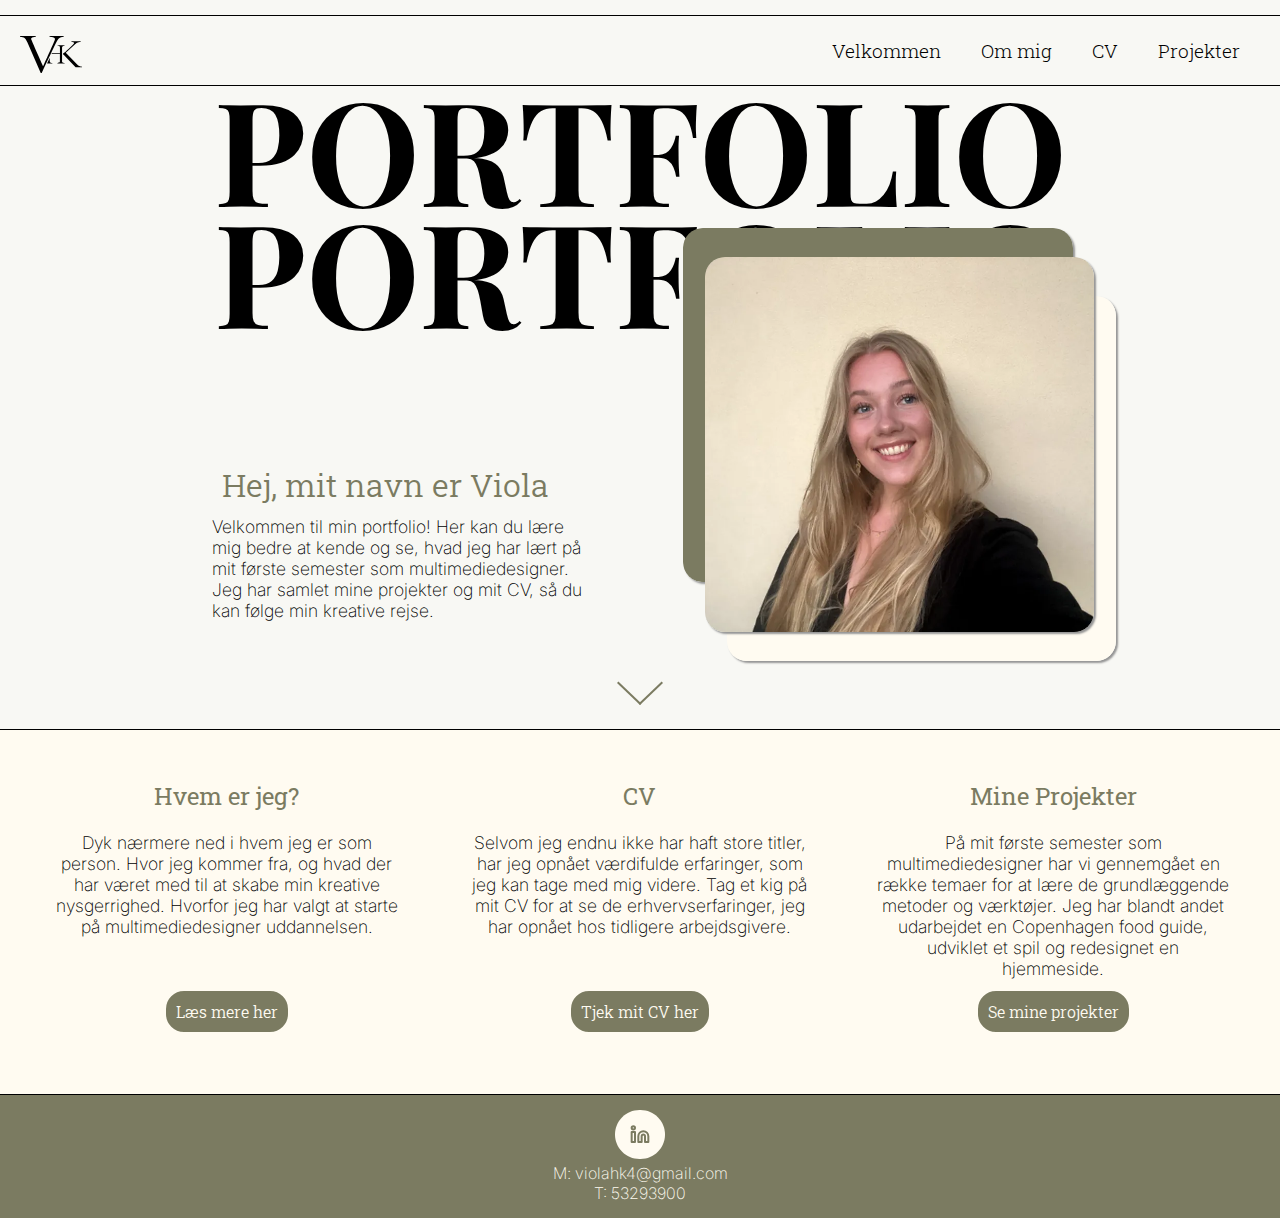
<file: index.html>
<!DOCTYPE html>
<html lang="da">
  <head>
    <meta charset="UTF-8" />
    <meta name="viewport" content="width=device-width, initial-scale=1.0" />

    <link rel="stylesheet" href="css/generel.css" />
    <link rel="stylesheet" href="css/index.css" />
    <link rel="preconnect" href="https://fonts.googleapis.com" />
    <link rel="preconnect" href="https://fonts.gstatic.com" crossorigin />
    <link href="https://fonts.googleapis.com/css2?family=Playfair+Display:ital,wght@0,400..900;1,400..900&display=swap" rel="stylesheet" />
    <link rel="preconnect" href="https://fonts.googleapis.com" />
    <link rel="preconnect" href="https://fonts.gstatic.com" crossorigin />
    <link href="https://fonts.googleapis.com/css2?family=Playfair+Display:ital,wght@0,400..900;1,400..900&family=Roboto+Slab:wght@100..900&display=swap" rel="stylesheet" />
    <link rel="preconnect" href="https://fonts.googleapis.com" />
    <link rel="preconnect" href="https://fonts.gstatic.com" crossorigin />
    <link href="https://fonts.googleapis.com/css2?family=Inter:ital,opsz,wght@0,14..32,100..900;1,14..32,100..900&family=Playfair+Display:ital,wght@0,400..900;1,400..900&family=Roboto+Slab:wght@100..900&display=swap" rel="stylesheet" />
    <link rel="preconnect" href="https://fonts.googleapis.com" />
    <link rel="preconnect" href="https://fonts.gstatic.com" crossorigin />
    <link href="https://fonts.googleapis.com/css2?family=Inter:ital,opsz,wght@0,14..32,100..900;1,14..32,100..900&family=Playfair+Display+SC:ital,wght@0,400;0,700;0,900;1,400;1,700;1,900&family=Playfair+Display:ital,wght@0,400..900;1,400..900&family=Roboto+Slab:wght@100..900&display=swap" rel="stylesheet" />
    <link rel="icon" type="image/x-icon" href="billeder.tmp/logo.svg" />
    <title>Forside</title>
  </head>
  <body>
    <header>
      <div class="logo">
        <a href="index.html"><img src="billeder.tmp/logo.svg" alt="logo" /> </a>
      </div>
      <nav>
        <ul class="menu">
          <li>
            <a href="index.html" class="button-link">Velkommen</a>
          </li>
          <li>
            <a href="ommig.html" class="button-link">Om mig</a>
          </li>
          <li>
            <a href="ommig.html#cv_link" class="button-link">CV</a>
          </li>
          <li>
            <a href="projekter.html" class="button-link">Projekter</a>
          </li>
        </ul>
        <div class="burger">
          <div class="line"></div>
          <div class="line"></div>
          <div class="line"></div>
        </div>
      </nav>
    </header>
    <main>
      <div class="overskrift">
        <h1>PORTFOLIO</h1>
        <h1>PORTFOLIO</h1>
      </div>
      <div class="grid_1-1">
        <div class="billeder">
          <img src="billeder.tmp/greenbox.svg" class="box1" alt="greenbox" />
          <img src="billeder.tmp/portraet2_resultat.webp" class="portraet" alt="portraet" />
          <img src="billeder.tmp/beigebox.svg" class="box2" alt="beigebox" />
        </div>
        <div class="introduktion">
          <h2>Hej, mit navn er Viola</h2>
          <p>Velkommen til min portfolio! Her kan du lære mig bedre at kende og se, hvad jeg har lært på mit første semester som multimediedesigner. Jeg har samlet mine projekter og mit CV, så du kan følge min kreative rejse.</p>
        </div>
      </div>
      <div class="pil_box">
        <a href="#sektion1"><img src="billeder.tmp/pilned.svg" class="pilned" alt="pilned" /></a>
      </div>

      <div class="grid_1-1-1">
        <div class="oversigt">
          <h3 id="sektion1">Hvem er jeg?</h3>
          <p>Dyk nærmere ned i hvem jeg er som person. Hvor jeg kommer fra, og hvad der har været med til at skabe min kreative nysgerrighed. Hvorfor jeg har valgt at starte på multimediedesigner uddannelsen.</p>
          <div>
            <a href="ommig.html" class="knap">Læs mere her </a>
          </div>
        </div>
        <div class="oversigt">
          <h3>CV</h3>
          <p>Selvom jeg endnu ikke har haft store titler, har jeg opnået værdifulde erfaringer, som jeg kan tage med mig videre. Tag et kig på mit CV for at se de erhvervserfaringer, jeg har opnået hos tidligere arbejdsgivere.</p>
          <div>
            <a href="ommig.html#cv_link" class="knap">Tjek mit CV her</a>
          </div>
        </div>
        <div class="oversigt">
          <h3>Mine Projekter</h3>
          <p>På mit første semester som multimediedesigner har vi gennemgået en række temaer for at lære de grundlæggende metoder og værktøjer. Jeg har blandt andet udarbejdet en Copenhagen food guide, udviklet et spil og redesignet en hjemmeside.</p>
          <div>
            <a href="projekter.html" class="knap">Se mine projekter </a>
          </div>
        </div>
      </div>
    </main>
    <footer>
      <a href="www.linkedin.com/in/viola-holm-knudsen-0602ba239"><img src="billeder.tmp/linkedin.svg" alt="linkedin" /></a>
      <p>M: violahk4@gmail.com</p>
      <p>T: 53293900</p>
    </footer>
    <script src="menu.js"></script>
  </body>
</html>
</file>
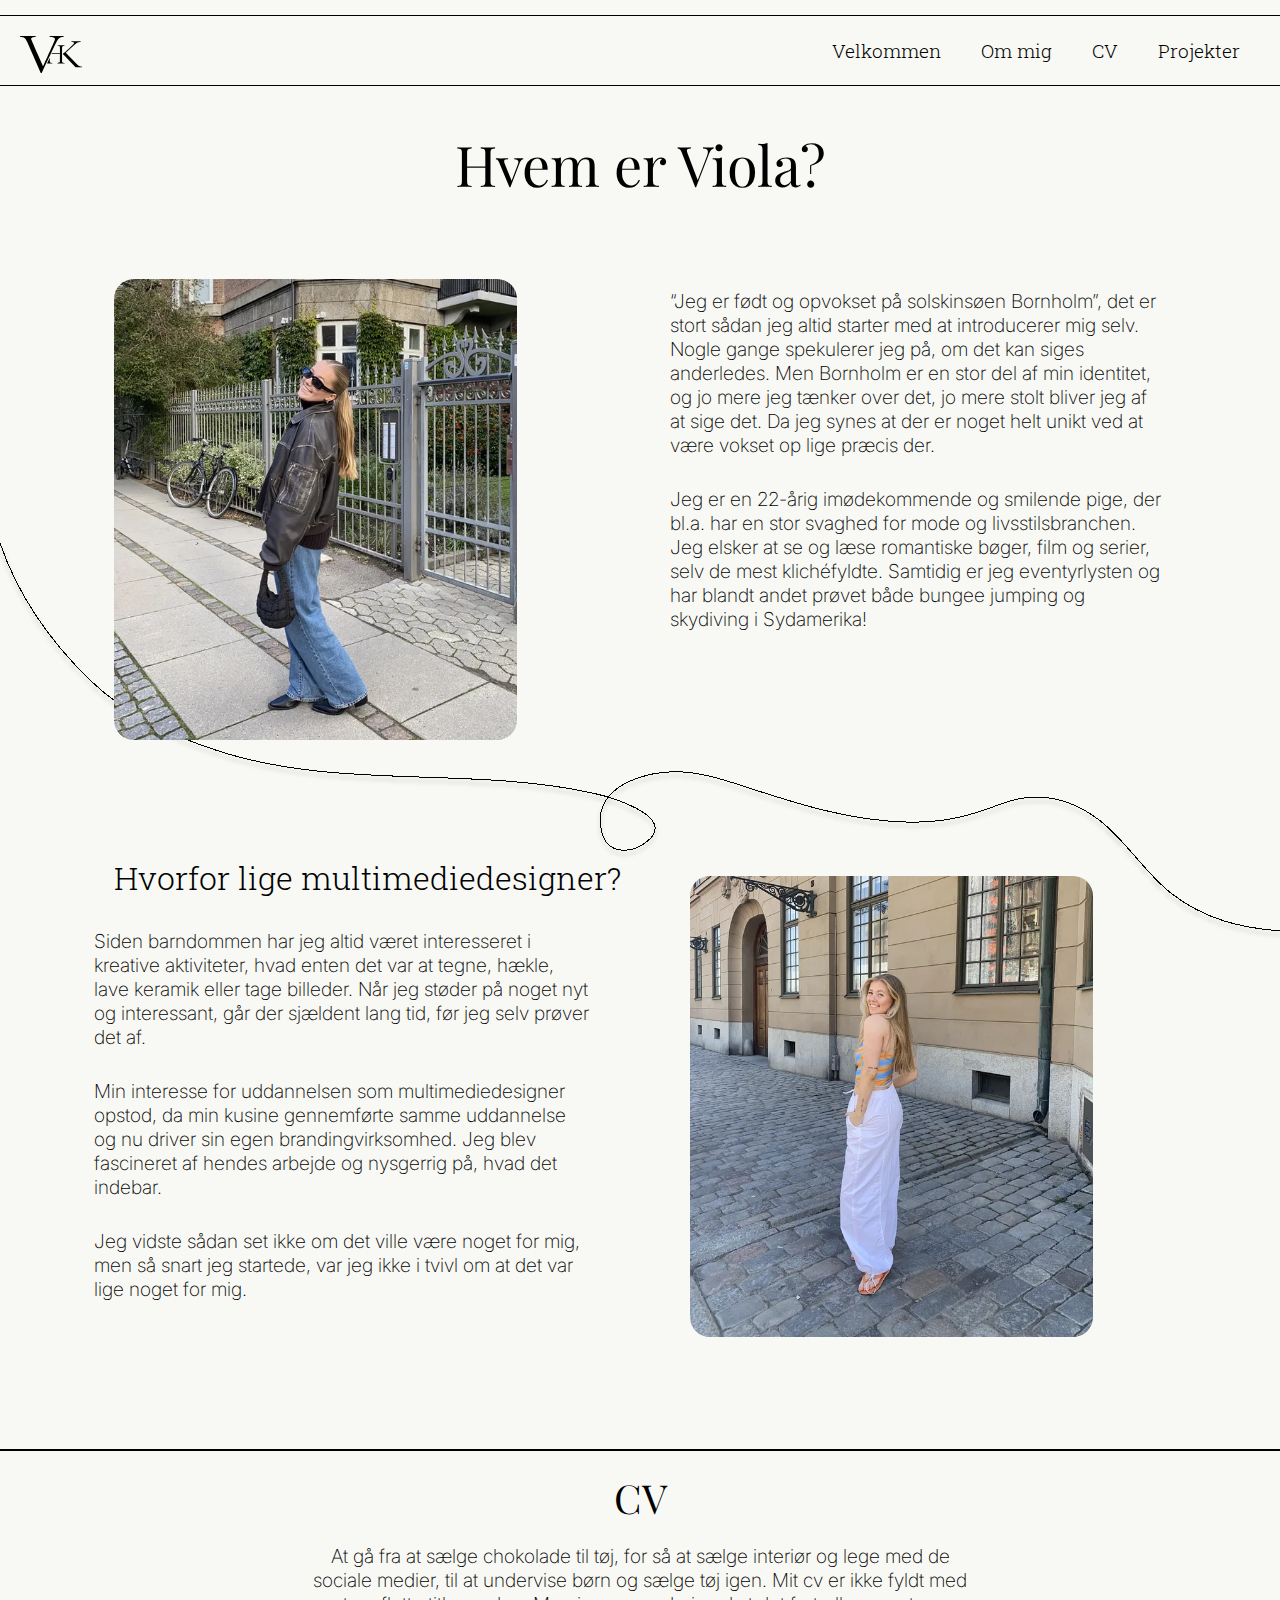
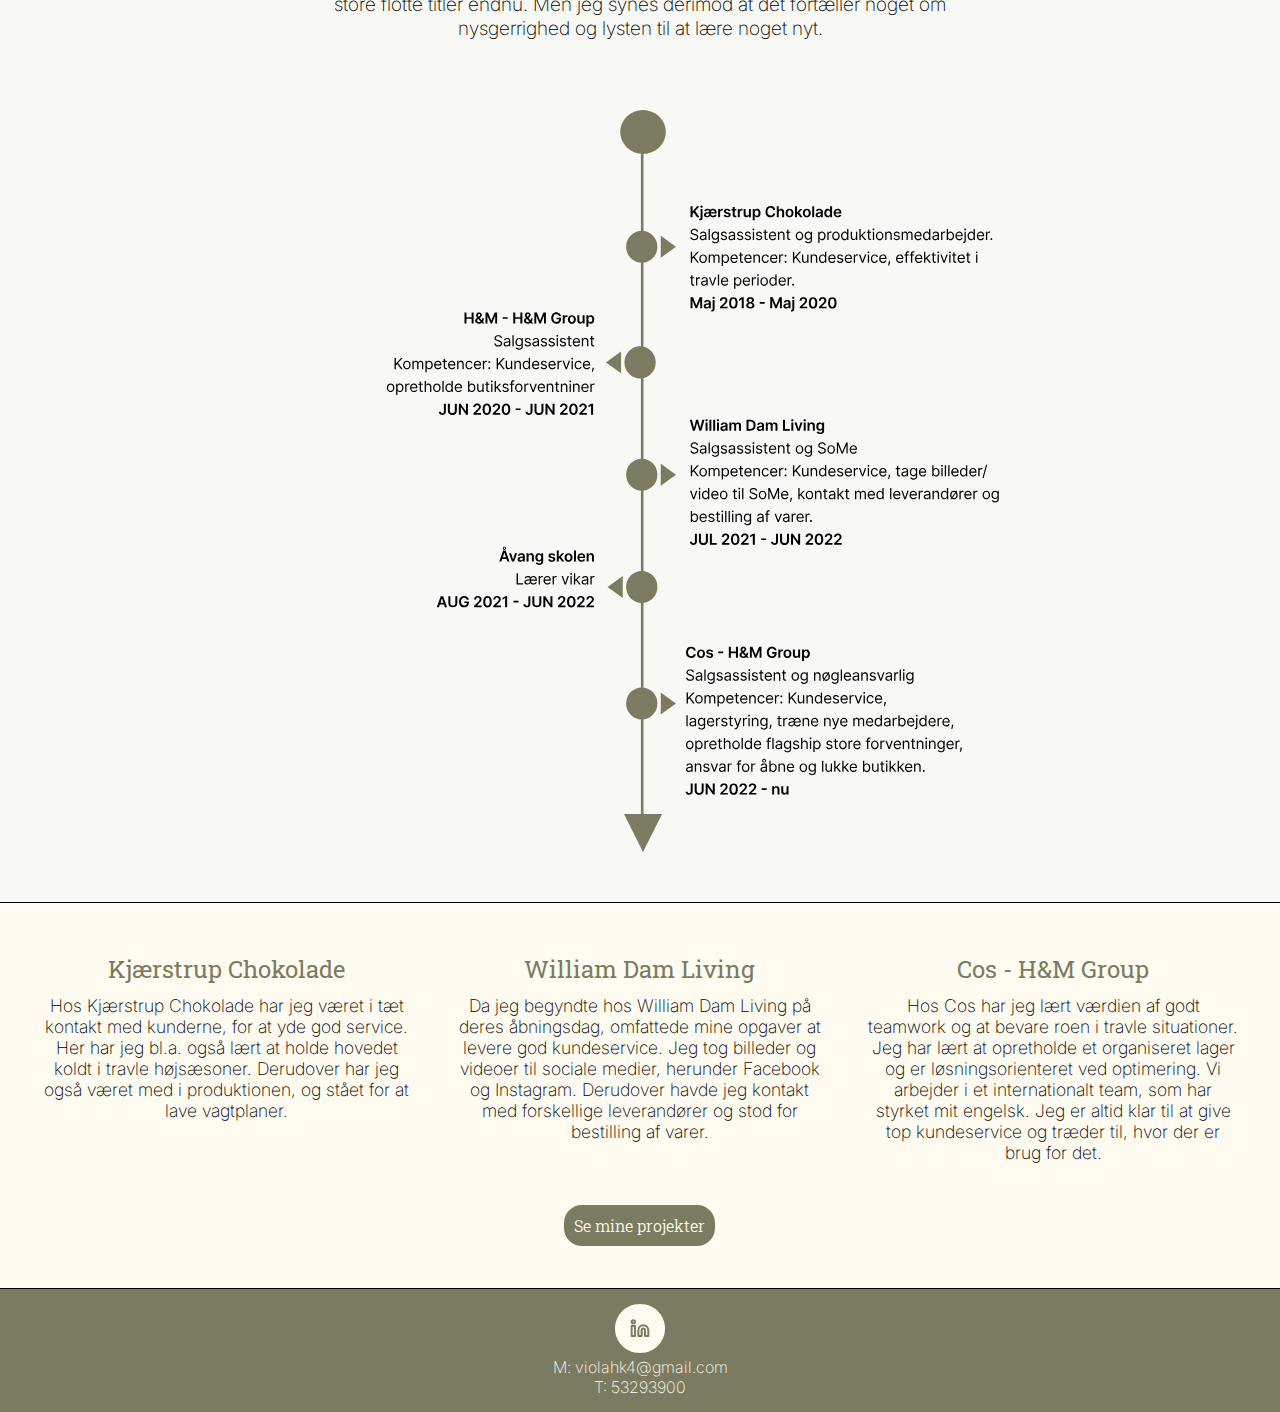
<file: ommig.html>
<!DOCTYPE html>
<html lang="da">
  <head>
    <meta charset="UTF-8" />
    <meta name="viewport" content="width=device-width, initial-scale=1.0" />

    <link rel="stylesheet" href="css/generel.css" />
    <link rel="stylesheet" href="css/ommig.css" />
    <link rel="preconnect" href="https://fonts.googleapis.com" />
    <link rel="preconnect" href="https://fonts.gstatic.com" crossorigin />
    <link href="https://fonts.googleapis.com/css2?family=Playfair+Display:ital,wght@0,400..900;1,400..900&display=swap" rel="stylesheet" />
    <link rel="preconnect" href="https://fonts.googleapis.com" />
    <link rel="preconnect" href="https://fonts.gstatic.com" crossorigin />
    <link href="https://fonts.googleapis.com/css2?family=Playfair+Display:ital,wght@0,400..900;1,400..900&family=Roboto+Slab:wght@100..900&display=swap" rel="stylesheet" />
    <link rel="preconnect" href="https://fonts.googleapis.com" />
    <link rel="preconnect" href="https://fonts.gstatic.com" crossorigin />
    <link href="https://fonts.googleapis.com/css2?family=Inter:ital,opsz,wght@0,14..32,100..900;1,14..32,100..900&family=Playfair+Display:ital,wght@0,400..900;1,400..900&family=Roboto+Slab:wght@100..900&display=swap" rel="stylesheet" />
    <link rel="preconnect" href="https://fonts.googleapis.com" />
    <link rel="preconnect" href="https://fonts.gstatic.com" crossorigin />
    <link href="https://fonts.googleapis.com/css2?family=Inter:ital,opsz,wght@0,14..32,100..900;1,14..32,100..900&family=Playfair+Display+SC:ital,wght@0,400;0,700;0,900;1,400;1,700;1,900&family=Playfair+Display:ital,wght@0,400..900;1,400..900&family=Roboto+Slab:wght@100..900&display=swap" rel="stylesheet" />
    <link rel="icon" type="image/x-icon" href="billeder.tmp/logo.svg" />
    <title>Om mig & CV</title>
  </head>
  <body>
    <header>
      <div class="logo">
        <a href="index.html"><img src="billeder.tmp/logo.svg" alt="logo" /> </a>
      </div>
      <nav>
        <ul class="menu">
          <li>
            <a href="index.html" class="button-link">Velkommen</a>
          </li>
          <li>
            <a href="ommig.html" class="button-link">Om mig</a>
          </li>
          <li>
            <a href="ommig.html#cv_link" class="button-link">CV</a>
          </li>
          <li>
            <a href="projekter.html" class="button-link">Projekter</a>
          </li>
        </ul>
        <div class="burger">
          <div class="line"></div>
          <div class="line"></div>
          <div class="line"></div>
        </div>
      </nav>
    </header>
    <main>
      <div class="background-image">
        <div class="ommig">
          <div class="overskrift">
            <h1>Hvem er Viola?</h1>
          </div>
          <div class="grid_1-1">
            <div>
              <p>“Jeg er født og opvokset på solskinsøen Bornholm”, det er stort sådan jeg altid starter med at introducerer mig selv. Nogle gange spekulerer jeg på, om det kan siges anderledes. Men Bornholm er en stor del af min identitet, og jo mere jeg tænker over det, jo mere stolt bliver jeg af at sige det. Da jeg synes at der er noget helt unikt ved at være vokset op lige præcis der.</p>
              <p>Jeg er en 22-årig imødekommende og smilende pige, der bl.a. har en stor svaghed for mode og livsstilsbranchen. Jeg elsker at se og læse romantiske bøger, film og serier, selv de mest klichéfyldte. Samtidig er jeg eventyrlysten og har blandt andet prøvet både bungee jumping og skydiving i Sydamerika!</p>
            </div>
            <div class="order">
              <img src="billeder.tmp/ommig1.webp" alt="img1" />
            </div>
          </div>
          <div class="grid_1-1">
            <div>
              <div class="overskrift2">
                <h2>Hvorfor lige multimediedesigner?</h2>
              </div>
              <p>Siden barndommen har jeg altid været interesseret i kreative aktiviteter, hvad enten det var at tegne, hækle, lave keramik eller tage billeder. Når jeg støder på noget nyt og interessant, går der sjældent lang tid, før jeg selv prøver det af.</p>
              <p>Min interesse for uddannelsen som multimediedesigner opstod, da min kusine gennemførte samme uddannelse og nu driver sin egen brandingvirksomhed. Jeg blev fascineret af hendes arbejde og nysgerrig på, hvad det indebar.</p>
              <p>Jeg vidste sådan set ikke om det ville være noget for mig, men så snart jeg startede, var jeg ikke i tvivl om at det var lige noget for mig.</p>
            </div>
            <img src="billeder.tmp/ommig2.webp" alt="img2" />
          </div>
        </div>
      </div>
      <div class="horisontal_linje"></div>
      <div class="cv_intro">
        <h1 id="cv_link">CV</h1>
        <p>At gå fra at sælge chokolade til tøj, for så at sælge interiør og lege med de sociale medier, til at undervise børn og sælge tøj igen. Mit cv er ikke fyldt med store flotte titler endnu. Men jeg synes derimod at det fortæller noget om nysgerrighed og lysten til at lære noget nyt.</p>
      </div>
      <div class="tidslinje">
        <img src="billeder.tmp/tidslinje.svg" alt="tidslinje" />
      </div>
      <div class="grid_1-1-1">
        <div class="oversigt">
          <h3>Kjærstrup Chokolade</h3>
          <p>Hos Kjærstrup Chokolade har jeg været i tæt kontakt med kunderne, for at yde god service. Her har jeg bl.a. også lært at holde hovedet koldt i travle højsæsoner. Derudover har jeg også været med i produktionen, og stået for at lave vagtplaner.</p>
        </div>

        <div class="oversigt">
          <h3>William Dam Living</h3>
          <p>Da jeg begyndte hos William Dam Living på deres åbningsdag, omfattede mine opgaver at levere god kundeservice. Jeg tog billeder og videoer til sociale medier, herunder Facebook og Instagram. Derudover havde jeg kontakt med forskellige leverandører og stod for bestilling af varer.</p>
        </div>

        <div class="oversigt">
          <h3>Cos - H&M Group</h3>
          <p>Hos Cos har jeg lært værdien af godt teamwork og at bevare roen i travle situationer. Jeg har lært at opretholde et organiseret lager og er løsningsorienteret ved optimering. Vi arbejder i et internationalt team, som har styrket mit engelsk. Jeg er altid klar til at give top kundeservice og træder til, hvor der er brug for det.</p>
        </div>
        <div class="mineprojekter"><a href="projekter.html" class="knap">Se mine projekter </a></div>
      </div>
      <footer>
        <a href="www.linkedin.com/in/viola-holm-knudsen-0602ba239"><img src="billeder.tmp/linkedin.svg" alt="linkedin" /></a>
        <p>M: violahk4@gmail.com</p>
        <p>T: 53293900</p>
      </footer>
    </main>
    <script src="menu.js"></script>
  </body>
</html>
</file>
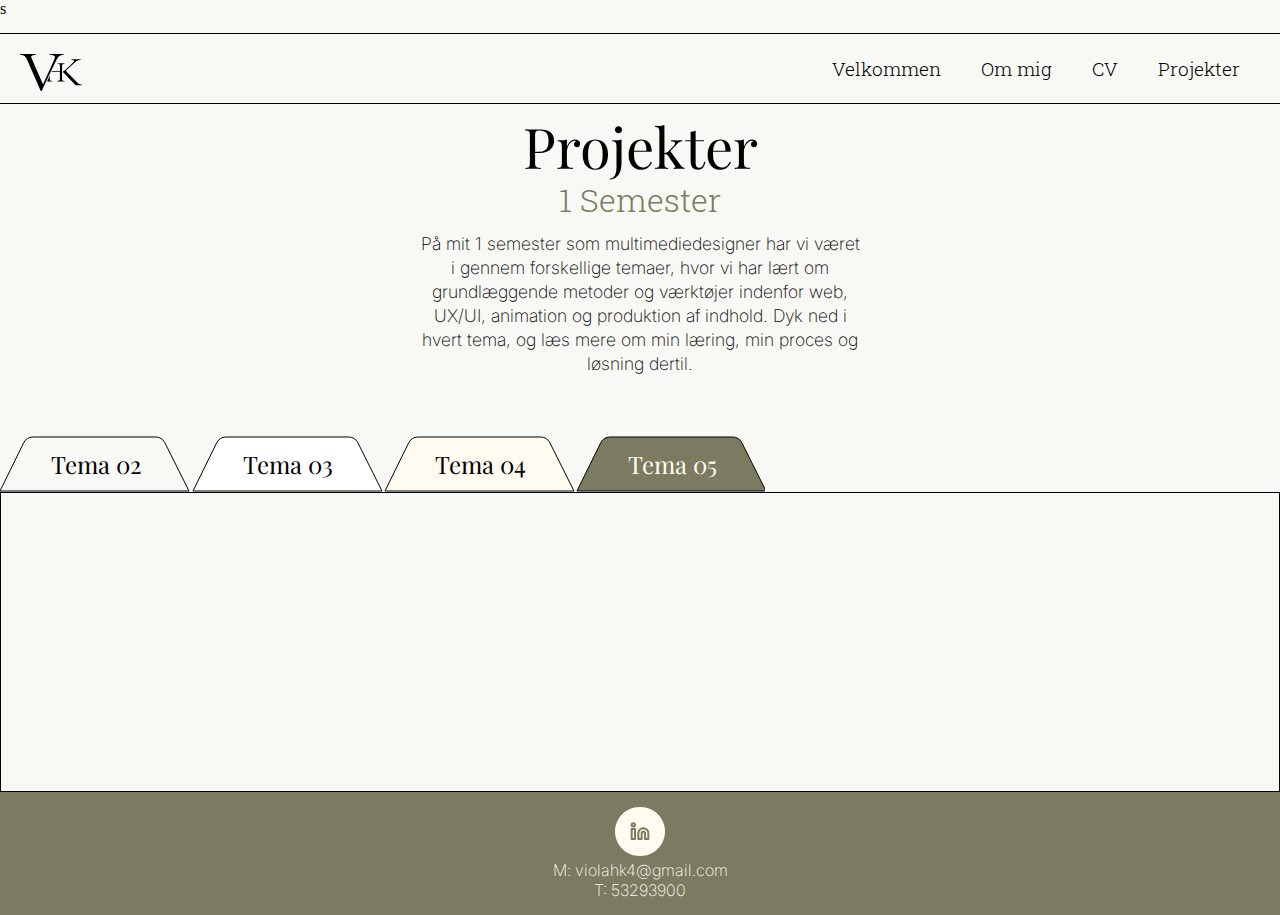
<file: projekter.html>
<!DOCTYPE html>
<html lang="da">
  <head>
    <meta charset="UTF-8" />
    <meta name="viewport" content="width=device-width, initial-scale=1.0" />
    s
    <link rel="stylesheet" href="css/generel.css" />
    <link rel="stylesheet" href="css/projekter_tema.css" />
    <link rel="preconnect" href="https://fonts.googleapis.com" />
    <link rel="preconnect" href="https://fonts.gstatic.com" crossorigin />
    <link href="https://fonts.googleapis.com/css2?family=Playfair+Display:ital,wght@0,400..900;1,400..900&display=swap" rel="stylesheet" />
    <link rel="preconnect" href="https://fonts.googleapis.com" />
    <link rel="preconnect" href="https://fonts.gstatic.com" crossorigin />
    <link href="https://fonts.googleapis.com/css2?family=Playfair+Display:ital,wght@0,400..900;1,400..900&family=Roboto+Slab:wght@100..900&display=swap" rel="stylesheet" />
    <link rel="preconnect" href="https://fonts.googleapis.com" />
    <link rel="preconnect" href="https://fonts.gstatic.com" crossorigin />
    <link href="https://fonts.googleapis.com/css2?family=Inter:ital,opsz,wght@0,14..32,100..900;1,14..32,100..900&family=Playfair+Display:ital,wght@0,400..900;1,400..900&family=Roboto+Slab:wght@100..900&display=swap" rel="stylesheet" />
    <link rel="preconnect" href="https://fonts.googleapis.com" />
    <link rel="preconnect" href="https://fonts.gstatic.com" crossorigin />
    <link href="https://fonts.googleapis.com/css2?family=Inter:ital,opsz,wght@0,14..32,100..900;1,14..32,100..900&family=Playfair+Display+SC:ital,wght@0,400;0,700;0,900;1,400;1,700;1,900&family=Playfair+Display:ital,wght@0,400..900;1,400..900&family=Roboto+Slab:wght@100..900&display=swap" rel="stylesheet" />
    <link rel="icon" type="image/x-icon" href="billeder.tmp/logo.svg" />
    <title>Projekter</title>
  </head>
  <body>
    <header>
      <div class="logo">
        <a href="index.html"><img src="billeder.tmp/logo.svg" alt="logo" /> </a>
      </div>
      <nav>
        <ul class="menu">
          <li>
            <a href="index.html" class="button-link">Velkommen</a>
          </li>
          <li>
            <a href="ommig.html" class="button-link">Om mig</a>
          </li>
          <li>
            <a href="ommig.html#cv_link" class="button-link">CV</a>
          </li>
          <li>
            <a href="projekter.html" class="button-link">Projekter</a>
          </li>
        </ul>
        <div class="burger">
          <div class="line"></div>
          <div class="line"></div>
          <div class="line"></div>
        </div>
      </nav>
    </header>
    <main>
      <div class="projekt_intro">
        <h1>Projekter</h1>
        <h2>1 Semester</h2>
        <p>På mit 1 semester som multimediedesigner har vi været i gennem forskellige temaer, hvor vi har lært om grundlæggende metoder og værktøjer indenfor web, UX/UI, animation og produktion af indhold. Dyk ned i hvert tema, og læs mere om min læring, min proces og løsning dertil.</p>
      </div>
      <div class="temaer">
        <a href="tema02.html" class="t2">
          <img src="billeder.tmp/tema02.svg" alt="t2" />
          <h3>Tema 02</h3>
        </a>
        <a href="tema03.html" class="t3">
          <img src="billeder.tmp/tema03.svg" alt="t3" />
          <h3>Tema 03</h3>
        </a>
        <a href="tema04.html" class="t4">
          <img src="billeder.tmp/tema04.svg" alt="t4" />
          <h3>Tema 04</h3>
        </a>
        <a href="tema05.html" class="t5">
          <img src="billeder.tmp/tema05.svg" alt="t5" />
          <h3>Tema 05</h3>
        </a>
      </div>
      <div class="box"></div>
      <footer>
        <a href="www.linkedin.com/in/viola-holm-knudsen-0602ba239"><img src="billeder.tmp/linkedin.svg" alt="linkedin" /></a>
        <p>M: violahk4@gmail.com</p>
        <p>T: 53293900</p>
      </footer>
    </main>
    <script src="menu.js"></script>
  </body>
</html>
</file>
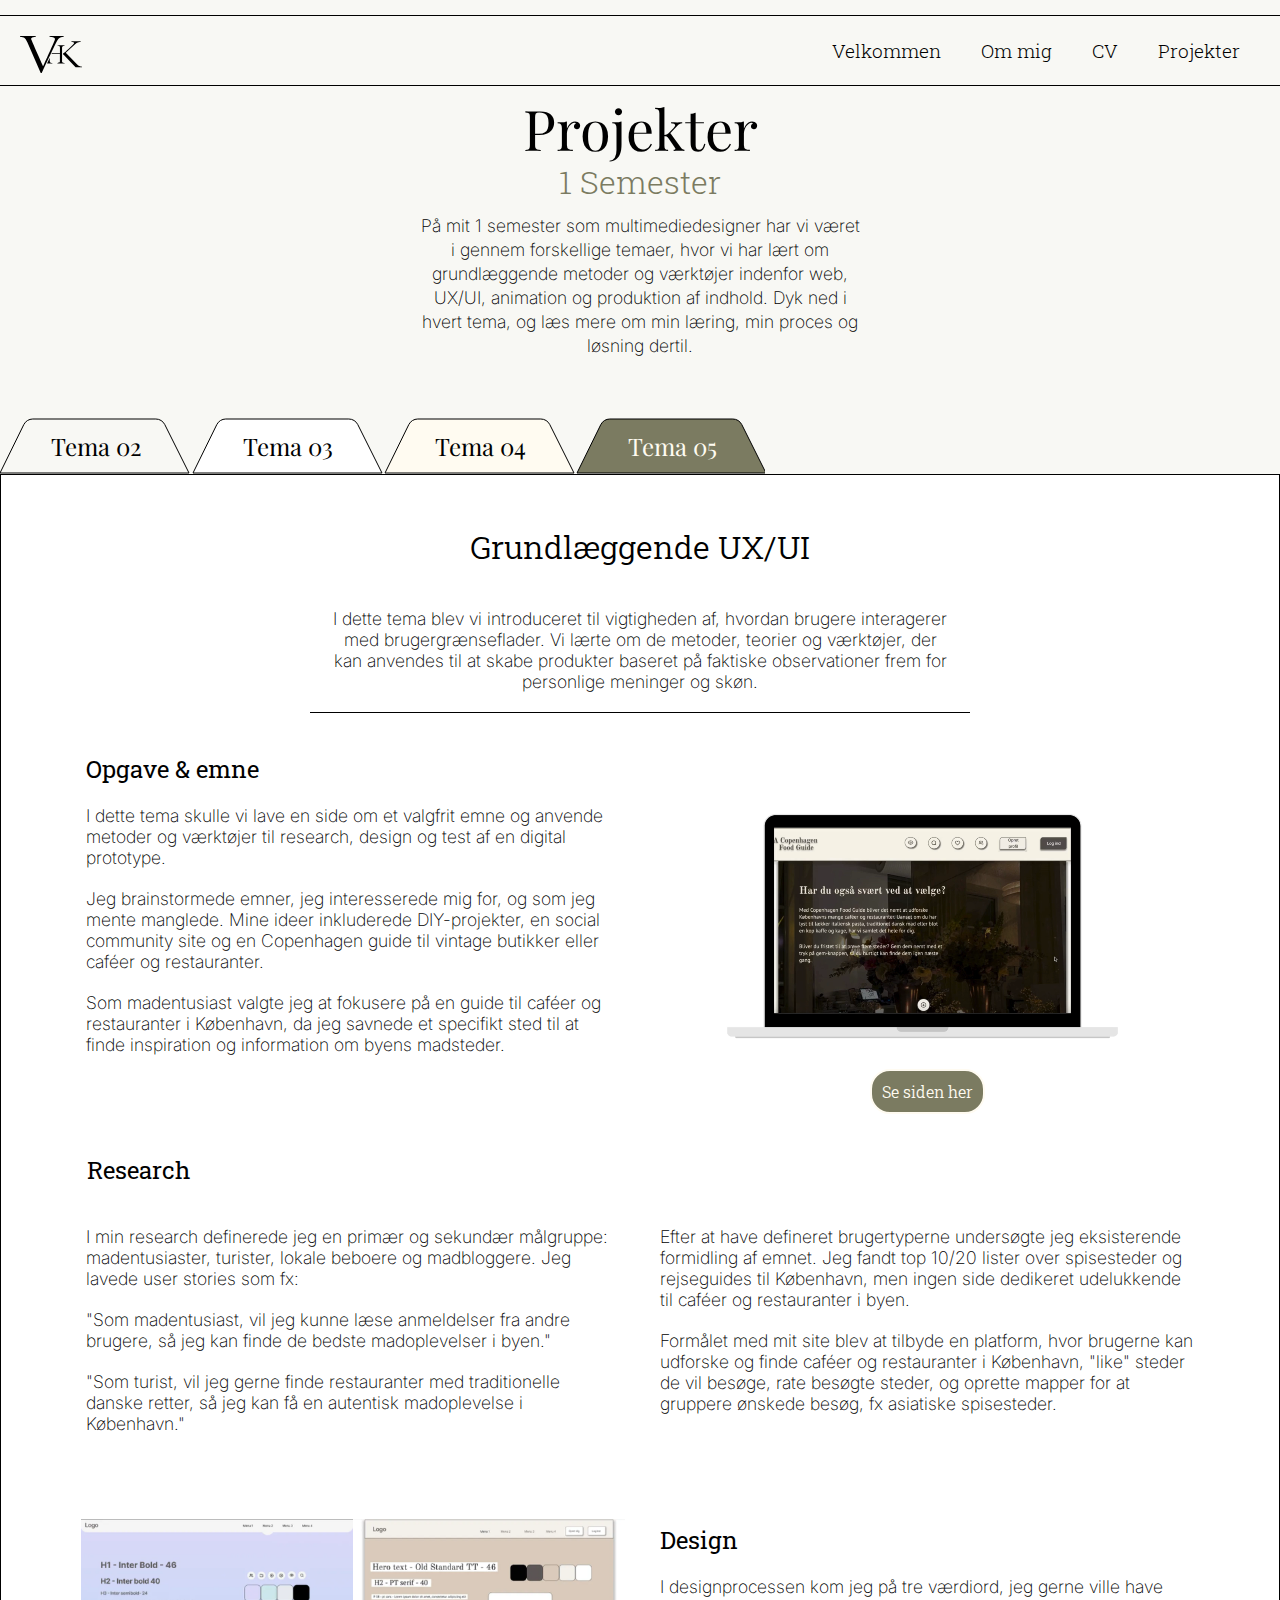
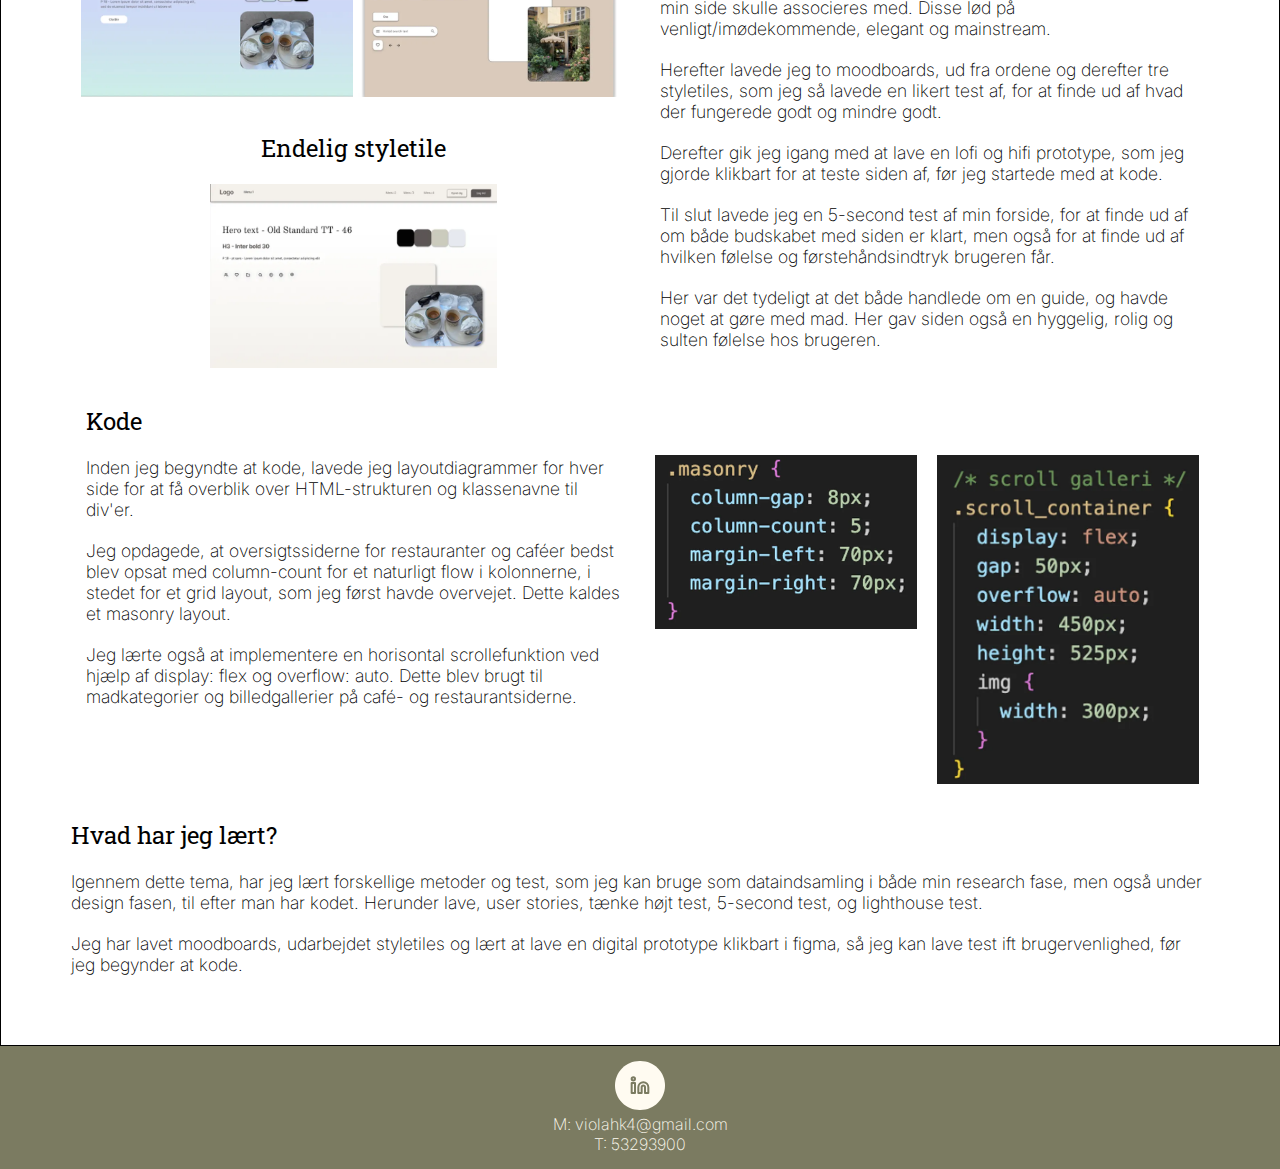
<file: tema03.html>
<!DOCTYPE html>
<html lang="da">
  <head>
    <meta charset="UTF-8" />
    <meta name="viewport" content="width=device-width, initial-scale=1.0" />

    <link rel="stylesheet" href="css/generel.css" />
    <link rel="stylesheet" href="css/projekter_tema.css" />
    <link rel="preconnect" href="https://fonts.googleapis.com" />
    <link rel="preconnect" href="https://fonts.gstatic.com" crossorigin />
    <link href="https://fonts.googleapis.com/css2?family=Playfair+Display:ital,wght@0,400..900;1,400..900&display=swap" rel="stylesheet" />
    <link rel="preconnect" href="https://fonts.googleapis.com" />
    <link rel="preconnect" href="https://fonts.gstatic.com" crossorigin />
    <link href="https://fonts.googleapis.com/css2?family=Playfair+Display:ital,wght@0,400..900;1,400..900&family=Roboto+Slab:wght@100..900&display=swap" rel="stylesheet" />
    <link rel="preconnect" href="https://fonts.googleapis.com" />
    <link rel="preconnect" href="https://fonts.gstatic.com" crossorigin />
    <link href="https://fonts.googleapis.com/css2?family=Inter:ital,opsz,wght@0,14..32,100..900;1,14..32,100..900&family=Playfair+Display:ital,wght@0,400..900;1,400..900&family=Roboto+Slab:wght@100..900&display=swap" rel="stylesheet" />
    <link rel="preconnect" href="https://fonts.googleapis.com" />
    <link rel="preconnect" href="https://fonts.gstatic.com" crossorigin />
    <link href="https://fonts.googleapis.com/css2?family=Inter:ital,opsz,wght@0,14..32,100..900;1,14..32,100..900&family=Playfair+Display+SC:ital,wght@0,400;0,700;0,900;1,400;1,700;1,900&family=Playfair+Display:ital,wght@0,400..900;1,400..900&family=Roboto+Slab:wght@100..900&display=swap" rel="stylesheet" />
    <link rel="icon" type="image/x-icon" href="billeder.tmp/logo.svg" />
    <title>Tema 03</title>
  </head>
  <body>
    <header>
      <div class="logo">
        <a href="index.html"><img src="billeder.tmp/logo.svg" alt="logo" /> </a>
      </div>
      <nav>
        <ul class="menu">
          <li>
            <a href="index.html" class="button-link">Velkommen</a>
          </li>
          <li>
            <a href="ommig.html" class="button-link">Om mig</a>
          </li>
          <li>
            <a href="ommig.html#cv_link" class="button-link">CV</a>
          </li>
          <li>
            <a href="projekter.html" class="button-link">Projekter</a>
          </li>
        </ul>
        <div class="burger">
          <div class="line"></div>
          <div class="line"></div>
          <div class="line"></div>
        </div>
      </nav>
    </header>
    <main>
      <div class="projekt_intro">
        <h1>Projekter</h1>
        <h2>1 Semester</h2>
        <p>På mit 1 semester som multimediedesigner har vi været i gennem forskellige temaer, hvor vi har lært om grundlæggende metoder og værktøjer indenfor web, UX/UI, animation og produktion af indhold. Dyk ned i hvert tema, og læs mere om min læring, min proces og løsning dertil.</p>
      </div>
      <div class="temaer">
        <a href="tema02.html" class="t2">
          <img src="billeder.tmp/tema02.svg" alt="t2" />
          <h3>Tema 02</h3>
        </a>
        <a href="tema03.html" class="t3">
          <img src="billeder.tmp/tema03.svg" alt="t3" />
          <h3>Tema 03</h3>
        </a>
        <a href="tema04.html" class="t4">
          <img src="billeder.tmp/tema04.svg" alt="t4" />
          <h3>Tema 04</h3>
        </a>
        <a href="tema05.html" class="t5">
          <img src="billeder.tmp/tema05.svg" alt="t5" />
          <h3>Tema 05</h3>
        </a>
      </div>
      <div class="box3">
        <div class="tema_intro">
          <h2>Grundlæggende UX/UI</h2>
          <p>I dette tema blev vi introduceret til vigtigheden af, hvordan brugere interagerer med brugergrænseflader. Vi lærte om de metoder, teorier og værktøjer, der kan anvendes til at skabe produkter baseret på faktiske observationer frem for personlige meninger og skøn.</p>
        </div>

        <div class="grid_1-1">
          <div>
            <h3>Opgave & emne</h3>
            <p>I dette tema skulle vi lave en side om et valgfrit emne og anvende metoder og værktøjer til research, design og test af en digital prototype.</p>
            <p>Jeg brainstormede emner, jeg interesserede mig for, og som jeg mente manglede. Mine ideer inkluderede DIY-projekter, en social community site og en Copenhagen guide til vintage butikker eller caféer og restauranter.</p>
            <p>Som madentusiast valgte jeg at fokusere på en guide til caféer og restauranter i København, da jeg savnede et specifikt sted til at finde inspiration og information om byens madsteder.</p>
          </div>
          <div class="video_mockup">
            <video autoplay="" loop="" muted="" src="video_mockups/mockup_tema3.mp4"></video>
            <div class="side_knap">
              <a href="http://vhkdesign.dk/kea/03_ux/01_kodet_site/index.html" class="knap">Se siden her </a>
            </div>
          </div>
        </div>
        <div class="h3_margin">
          <h3>Research</h3>
        </div>
        <div class="grid_1-1 research">
          <div>
            <p>I min research definerede jeg en primær og sekundær målgruppe: madentusiaster, turister, lokale beboere og madbloggere. Jeg lavede user stories som fx:</p>
            <p>"Som madentusiast, vil jeg kunne læse anmeldelser fra andre brugere, så jeg kan finde de bedste madoplevelser i byen."</p>
            <p>"Som turist, vil jeg gerne finde restauranter med traditionelle danske retter, så jeg kan få en autentisk madoplevelse i København."</p>
          </div>
          <div>
            <p>Efter at have defineret brugertyperne undersøgte jeg eksisterende formidling af emnet. Jeg fandt top 10/20 lister over spisesteder og rejseguides til København, men ingen side dedikeret udelukkende til caféer og restauranter i byen.</p>
            <p>Formålet med mit site blev at tilbyde en platform, hvor brugerne kan udforske og finde caféer og restauranter i København, "like" steder de vil besøge, rate besøgte steder, og oprette mapper for at gruppere ønskede besøg, fx asiatiske spisesteder.</p>
          </div>
        </div>

        <div class="grid_1-1">
          <div>
            <h3>Design</h3>
            <p>I designprocessen kom jeg på tre værdiord, jeg gerne ville have min side skulle associeres med. Disse lød på venligt/imødekommende, elegant og mainstream.</p>
            <p>Herefter lavede jeg to moodboards, ud fra ordene og derefter tre styletiles, som jeg så lavede en likert test af, for at finde ud af hvad der fungerede godt og mindre godt.</p>
            <p>Derefter gik jeg igang med at lave en lofi og hifi prototype, som jeg gjorde klikbart for at teste siden af, før jeg startede med at kode.</p>
            <p>Til slut lavede jeg en 5-second test af min forside, for at finde ud af om både budskabet med siden er klart, men også for at finde ud af hvilken følelse og førstehåndsindtryk brugeren får.</p>
            <p>Her var det tydeligt at det både handlede om en guide, og havde noget at gøre med mad. Her gav siden også en hyggelig, rolig og sulten følelse hos brugeren.</p>
          </div>
          <div class="order">
            <div class="grid_1-1">
              <img src="billeder.tmp/styleux_resultat.webp" alt="styletile1" />
              <img src="billeder.tmp/styletileux2_resultat.webp" alt="styletile2" />
            </div>
            <div class="st3_h3">
              <h3>Endelig styletile</h3>
            </div>
            <div class="styletile3">
              <img src="billeder.tmp/styletileux3_resultat.webp" alt="styletile3" />
            </div>
          </div>
        </div>
        <div class="grid_1-1">
          <div>
            <h3>Kode</h3>
            <p>Inden jeg begyndte at kode, lavede jeg layoutdiagrammer for hver side for at få overblik over HTML-strukturen og klassenavne til div'er.</p>
            <p>Jeg opdagede, at oversigtssiderne for restauranter og caféer bedst blev opsat med column-count for et naturligt flow i kolonnerne, i stedet for et grid layout, som jeg først havde overvejet. Dette kaldes et masonry layout.</p>
            <p>Jeg lærte også at implementere en horisontal scrollefunktion ved hjælp af display: flex og overflow: auto. Dette blev brugt til madkategorier og billedgallerier på café- og restaurantsiderne.</p>
          </div>
          <div class="grid_1-1 kode">
            <img src="billeder.tmp/masonry_t3_resultat.webp" alt="masonry" />
            <img src="billeder.tmp/scrollcontainer_t3_resultat.webp" alt="scrolle" />
          </div>
        </div>
        <h3>Hvad har jeg lært?</h3>
        <p>Igennem dette tema, har jeg lært forskellige metoder og test, som jeg kan bruge som dataindsamling i både min research fase, men også under design fasen, til efter man har kodet. Herunder lave, user stories, tænke højt test, 5-second test, og lighthouse test.</p>
        <p>Jeg har lavet moodboards, udarbejdet styletiles og lært at lave en digital prototype klikbart i figma, så jeg kan lave test ift brugervenlighed, før jeg begynder at kode.</p>
      </div>

      <footer>
        <a href="www.linkedin.com/in/viola-holm-knudsen-0602ba239"><img src="billeder.tmp/linkedin.svg" alt="linkedin" /></a>
        <p>M: violahk4@gmail.com</p>
        <p>T: 53293900</p>
      </footer>
    </main>
    <script src="menu.js"></script>
  </body>
</html>
</file>
<file: css/index.css>
* {
  margin: 0px;
  padding: 0px;
  box-sizing: border-box;
}

.grid_1-1 {
  margin: 20px;
  margin-top: -8%;
}

/* Overlap af billeder */
.billeder {
  width: 100%;
  aspect-ratio: 1;
  display: grid;
}
.billeder img {
  box-shadow: 2px 2px 2px #959595;
  border-radius: 20px;
  max-width: 90%;
  object-fit: cover;
  grid-column: 1 / 2;
  grid-row: 1 / 2;
}

.portraet {
  place-self: center center;
  z-index: 2;
}

.box2 {
  place-self: end end;
}

.overskrift {
  text-align: center;
}

.overskrift h1 {
  font-size: 4rem;
  line-height: 85%;
  font-weight: 700;
}

.introduktion {
  text-align: center;
  margin-bottom: 40px;
}

.introduktion h2 {
  font-weight: 200;
  margin: 10px;
  color: #7b7b61;
}

.grid_1-1-1 {
  text-align: center;
  background-color: #fffbf1;
  padding: 20px;
  border-top: 1px solid;
  border-bottom: 1px solid;
}

.grid_1-1-1 h3 {
  font-size: 1.5rem;
  margin: 10px;
  font-weight: 400;
  color: #7b7b61;
}

.knap {
  background-color: #7b7b61;
  padding: 10px;
  border-radius: 20px;
  display: inline-block;
  margin: 20px;
  font-family: Roboto slab;
  font-weight: 350;
  color: #fffbf1;
  border: 2px solid;
  text-decoration: none;
}

.knap:hover {
  background-color: #fffbf1;
  color: #7b7b61;
}

.pil_box {
  display: flex;
  justify-content: center;
  margin-bottom: 20px;
}

.pilned:hover {
  transform: scale(1.3);
}

/* Scroll ved klik af pil ned knap */
:root {
  overflow-y: scroll;
  scroll-behavior: smooth;
}

@media only screen and (min-width: 800px) {
  .overskrift,
  .introduktion {
    animation-name: slide_in;
    animation-duration: 3s;
    animation-iteration-count: 1;
  }
  @keyframes slide_in {
    from {
      transform: translate(-1000px);
    }
    to {
      transform: translate(0px);
    }
  }

  .billeder {
    animation-name: slide_in2;
    animation-duration: 3s;
    animation-iteration-count: 1;
  }

  @keyframes slide_in2 {
    from {
      transform: translate(1000px);
    }
    to {
      transform: translate(0px);
    }
  }

  .grid_1-1-1 {
    display: grid;
    grid-template-columns: 1fr 1fr 1fr;
  }

  .grid_1-1-1 .oversigt {
    padding: 20px;
  }

  .grid_1-1-1 .oversigt p {
    font-size: 1.1rem;
  }

  .overskrift {
    text-align: center;
  }

  .overskrift h1 {
    font-size: 9rem;
    line-height: 85%;
  }

  .grid_1-1 {
    display: grid;
    grid-template-columns: 1fr 1fr;
    gap: 7%;
  }

  .introduktion {
    grid-column: 1;
    grid-row: 1;
    place-self: end;
    text-align: left;
  }

  .introduktion h2 {
    font-size: 2rem;
    font-weight: 350;
    color: #7b7b61;
  }

  .introduktion p {
    width: 35ch;
    font-size: 1.1rem;
    /* overlap af billeder */
  }

  .billeder {
    width: 75%;
    aspect-ratio: 1;
    grid-column: 2;
    display: grid;
  }

  .billeder img {
    box-shadow: 2px 2px 2px #959595;
    border-radius: 20px;
    max-width: 90%;
    object-fit: cover;
    grid-column: 1 / 2;
    grid-row: 1 / 2;
  }

  .portraet {
    place-self: center center;
    z-index: 2;
  }

  .box2 {
    place-self: end end;
  }

  .pil_box {
    display: flex;
    justify-content: center;
    margin-bottom: 20px;
  }

  .oversigt {
    display: flex;
    flex-direction: column;
  }

  .oversigt p {
    margin: 10px;
  }

  .oversigt :last-child {
    margin-top: auto;
  }

  .knap {
    margin-top: 10px;
  }
}
</file>
<file: css/projekter_tema.css>
* {
  margin: 0px;
  padding: 0px;
  box-sizing: border-box;
}

.projekt_intro {
  text-align: center;
  margin: 30px;
}

.projekt_intro h1,
.projekt_intro h2 {
  margin: 15px;
}

.projekt_intro h2 {
  font-weight: 300;
  color: #7b7b61;
}

.tema_intro {
  border-bottom: 1px solid;
}

.tema_intro p {
  text-align: center;
}

.box {
  border: 1px solid;
  height: 300px;
}

.temaer {
  display: flex;
}

.t2,
.t3,
.t4 {
  display: grid;
  width: 30%;
}

.t2 img,
.t3 img,
.t4 img {
  object-fit: cover;
  grid-row: 1/2;
  grid-column: 1/2;
  align-self: stretch;
}

.t2 h3,
.t3 h3,
.t4 h3 {
  grid-row: 1/2;
  grid-column: 1/2;
  place-self: center center;
  font-family: Playfair Display;
  font-weight: 200;
}

.t5 {
  display: grid;
  width: 30%;
}

.t5 img {
  object-fit: cover;
  grid-row: 1/2;
  grid-column: 1/2;
  align-self: stretch;
}

.t5 h3 {
  grid-row: 1/2;
  grid-column: 1/2;
  place-self: center center;
  font-family: Playfair Display;
  font-weight: 200;
  color: #fffbf1;
}

.t2:hover {
  transform: translateY(-20%);
}

.t3:hover {
  transform: translateY(-20%);
}

.t4:hover {
  transform: translateY(-20%);
}

.t5:hover {
  transform: translateY(-20%);
}

a {
  text-decoration: none;
  color: black;
}

.side_knap {
  display: flex;
  justify-content: center;
  margin-top: -15%;
}

.knap {
  background-color: #7b7b61;
  padding: 10px;
  border-radius: 20px;
  display: inline-block;
  margin: 20px;
  font-family: Roboto slab;
  font-weight: 350;
  color: #fffbf1;
  border: 2px solid;
  text-decoration: none;
  z-index: 2;
}

.knap:hover {
  background-color: #fffbf1;
  color: #7b7b61;
}

video {
  max-width: 100%;
  width: 75%;
  display: flex;
  justify-content: center;
  margin-left: 50px;
  z-index: 1;
}

/* Styling på Tema 03 mobilefirst*/
.box2 {
  border: 1px solid;
  height: auto;
  padding: 30px;
}

.box2 p,
.box2 h3 {
  margin: 20px;
}

.box2 h2 {
  text-align: center;
  font-weight: 400;
}

.box2 h3 {
  font-weight: 400;
}

.box3 {
  border: 1px solid;
  height: auto;
  background-color: white;
  padding: 30px;
}

.box3 p,
.box3 h3 {
  margin: 20px;
}

.box3 h2 {
  text-align: center;
  font-weight: 400;
}

.box3 h3 {
  font-weight: 400;
}

.box4 {
  border: 1px solid;
  height: auto;
  background-color: #fffbf1;
  padding: 30px;
}

.box4 p,
.box4 h3 {
  margin: 20px;
}

.box4 h2 {
  text-align: center;
  font-weight: 400;
}

.box4 h3 {
  font-weight: 400;
}

.scroll_container {
  display: flex;
  gap: 50px;
  overflow: auto;
  width: 415px;
  height: 320px;
  margin-bottom: 50px;
}

.box5 {
  border: 1px solid;
  height: auto;
  background-color: #7b7b61;
  padding: 30px;
}

.box5 p,
.box5 h3 {
  margin: 20px;
  color: #fffbf1;
}

.box5 h2 {
  text-align: center;
  font-weight: 400;
}

.box5 h3 {
  font-weight: 400;
}

.tema5_intro h2 {
  font-size: 2rem;
  font-weight: 350;
  color: #fffbf1;
}

.tema5_intro p {
  text-align: center;
  margin: 20px auto;
  /* Auto margin for at centrere */
  border-bottom: 1px solid;
  padding: 20px;
  color: #fffbf1;
}
@media only screen and (min-width: 800px) {
  /* INTRO TIL PROJEKTER */
  .projekt_intro {
    text-align: center;
    margin-bottom: 60px;
    line-height: 1.5rem;
  }

  .projekt_intro h1 {
    margin: 30px;
    font-size: 3.5rem;
  }

  .projekt_intro h2 {
    font-size: 2rem;
  }

  .projekt_intro p {
    margin: 20px auto;
    /* Auto margin for at centrere */
    max-width: 40ch;
    display: block;
    /* Sikrer at p er et blokniveau element */
    font-size: 1.1rem;
  }

  .tema_intro {
    border-bottom: none;
    /* TEMA BOKSE, TEKST OVENPÅ BILLEDE */
  }

  .t2,
  .t3,
  .t4 {
    display: grid;
    width: 15%;
  }

  .t2 img,
  .t3 img,
  .t4 img {
    object-fit: cover;
    grid-row: 1/2;
    grid-column: 1/2;
    align-self: stretch;
  }

  .t2 h3,
  .t3 h3,
  .t4 h3 {
    grid-row: 1/2;
    grid-column: 1/2;
    place-self: center center;
    font-family: Playfair Display;
    font-size: 1.5rem;
    font-weight: 200;
  }

  .t5 {
    display: grid;
    width: 15%;
  }

  .t5 img {
    object-fit: cover;
    grid-row: 1/2;
    grid-column: 1/2;
    align-self: stretch;
  }

  .t5 h3 {
    grid-row: 1/2;
    grid-column: 1/2;
    place-self: center center;
    font-family: Playfair Display;
    font-size: 1.5rem;
    font-weight: 200;
    color: #fffbf1;
  }

  .side_knap {
    display: flex;
    justify-content: center;
    /* TEMA 03 STYLING I WEB */
  }

  .h3_margin {
    margin-left: 16px;
  }

  video {
    max-width: 100%;
    width: 70%;
    margin-left: 80px;
  }

  .tema_intro h2 {
    font-size: 2rem;
    font-weight: 350;
  }

  .tema_intro p {
    text-align: center;
    width: 60ch;
    /* ch er characters, som siger hvor mange bogstaver på en linje man vil have. */
    margin: 20px auto;
    /* Auto margin for at centrere */
    border-bottom: 1px solid;
    padding: 20px;
  }

  .box3,
  .box4,
  .box5,
  .box2 {
    padding: 50px;
  }

  .box3 h3,
  .box4 h3,
  .box5 h3,
  .box2 h3 {
    font-size: 1.5rem;
  }

  .box3 p,
  .box4 p,
  .box5 p,
  .box2 p {
    font-size: 1.1rem;
  }

  .grid_1-1 {
    display: grid;
    grid-template-columns: 1fr 1fr;
    margin: 15px;
  }

  .research {
    margin-bottom: 50px;
  }

  .kode {
    gap: 20px;
    margin-top: 70px;
  }

  .order {
    order: -1;
  }

  .st3_h3 {
    display: flex;
    justify-content: center;
  }

  .styletile3 {
    display: flex;
    justify-content: center;
  }

  .styletile3 img {
    width: 50%;
    /* TEMA 04 STYLING I WEB */
  }

  .scroll_container {
    display: flex;
    gap: 50px;
    overflow: auto;
    width: 1200px;
    height: 320px;
  }

  .kode2 {
    gap: 10px;
    margin-right: 10px;
    /* TEMA 05 STYLING I WEB */
  }

  .tema5_intro h2 {
    font-size: 2rem;
    font-weight: 350;
    color: #fffbf1;
  }

  .tema5_intro p {
    text-align: center;
    width: 60ch;
    margin: 20px auto;
    /* Auto margin for at centrere */
    border-bottom: 1px solid;
    padding: 20px;
    color: #fffbf1;
  }

  .design5 {
    margin-left: 20%;
    margin-top: 8%;
  }

  .design5 img {
    width: 80%;
  }
}
</file>
<file: css/generel.css>
/*************** Reset *********************/
* {
  margin: 0px;
  padding: 0px;
  box-sizing: border-box;
}

/* main {
  margin: 20px;
} */

img {
  max-width: 100%;
  object-fit: cover;
}

/* baggrundsfarven på hele siden */
body {
  background-color: rgb(248, 248, 244);
}

h1 {
  font-family: Playfair Display;
  font-size: 2.5rem;
  font-weight: 200;
}

h2 {
  font-family: Roboto slab;
}

h3 {
  font-family: Roboto slab;
}

p {
  font-family: Inter;
  font-weight: 200;
}

.logo {
  width: 5%;
  margin-bottom: -1%;
}

/* Menu */
header {
  position: relative;
  border-top: 1px solid;
  border-bottom: 1px solid;
  margin-top: 15px;
  display: flex;
  justify-content: space-between; /* The space-between value displays the flex items with space between them: */
  /* align-items: center; */
  padding: 20px;
}

.menu {
  display: flex;
  list-style: none;
  /* margin: 0;
  padding: 0; */
}

nav {
  display: flex;
  align-items: center;
}

.button-link {
  text-decoration: none; /* Removes the underline */
  font-family: Roboto slab;
  font-size: 1.2rem;
  font-weight: 300; /* font tykkelse */
  color: black;
  padding: 20px;
}

.button-link:hover {
  font-family: Playfair Display SC;
}

/* Burgermenu */
.burger {
  width: 30px;
  height: 20px;
  cursor: pointer;
}

.burger .line {
  width: 100%;
  height: 1px;
  background-color: black;
  margin-bottom: 5px;
  transition: 0.2s linear;
}
.burger {
  display: none;
}

@media screen and (max-width: 800px) {
  .logo {
    width: 12%;
    margin-bottom: -1%;
  }

  .menu {
    display: none;
  }
  .burger {
    display: block;
  }
  .burger.active .line:nth-child(1) {
    transform: rotate(45deg) translate(5px, 5px);
    transition: 0.2s linear;
  }

  .burger.active .line:nth-child(2) {
    opacity: 0;
    transition: 0.15s linear;
    /* Stregen bliver usynlig, når der bliver trykket, da den danner et kryds, kun med line 1 og 2 */
  }

  .burger.active .line:nth-child(3) {
    transform: rotate(-45deg) translate(5px, -5px);
    transition: 0.2s linear;
  }

  nav.active .menu {
    display: block;
    background-color: #ffffff;
    position: absolute;
    top: 94px;
    left: 0;
    width: 100%;
    /* box-shadow: 0 10px 10px rgba(0, 0, 0, 0.1); */
    z-index: 4;
  }

  nav.active .menu li {
    margin: 10px 20px;
  }

  nav.active .menu a {
    font-size: 24px;
  }
}

footer {
  padding: 15px;
  background-color: rgb(123, 123, 97);
  text-align: center;
  color: rgb(255, 251, 241);
}
</file>
<file: css/ommig.css>
/*************** Reset *********************/
* {
  margin: 0px;
  padding: 0px;
  box-sizing: border-box;
}

.ommig {
  margin: 40px;
}

.overskrift {
  text-align: center;
}

.overskrift2 h2 {
  font-weight: 300;
}

.grid_1-1 {
  text-align: center;
}

.grid_1-1 p {
  margin: 20px;
}

.grid_1-1 img {
  width: 80%;
  aspect-ratio: 0.8746928747;
  margin: 20px;
  border-radius: 20px;
}

.cv_intro {
  text-align: center;
  margin: 20px;
}

.horisontal_linje {
  border: 0.5px solid;
  width: 100%;
}

.tidslinje_container p {
  font-size: 1.2rem;
}

/* Info om job, styling af fonte, placering og knap */
.grid_1-1-1 {
  text-align: center;
  background-color: #fffbf1;
  padding: 20px;
  border-top: 1px solid;
  border-bottom: 1px solid;
}

.grid_1-1-1 h3 {
  font-size: 1.5rem;
  margin: 10px;
  font-weight: 400;
  color: #7b7b61;
}

.knap {
  background-color: #7b7b61;
  padding: 10px;
  border-radius: 20px;
  display: inline-block;
  margin: 20px;
  font-family: Roboto slab;
  font-weight: 350;
  color: #fffbf1;
  border: 2px solid;
  text-decoration: none;
}

.knap:hover {
  background-color: #fffbf1;
  color: #7b7b61;
}

.tidslinje {
  display: flex;
  justify-content: center;
}

.tidslinje img {
  max-width: 100%;
  aspect-ratio: 758/879;
  width: 90%;
  margin: 20px;
  margin-left: 17%;
}

@media only screen and (min-width: 800px) {
  .background-image {
    background-image: url(../billeder.tmp/krussedulle.svg);
    background-repeat: no-repeat;
    background-position: center;
  }

  .ommig {
    margin-left: 5%;
    margin-right: 5%;
  }

  .mineprojekter {
    grid-column: 2;
  }

  .overskrift {
    display: flex;
    justify-content: center;
    margin-bottom: 5%;
  }

  .overskrift h1 {
    font-size: 3.5rem;
  }

  .overskrift2 h2 {
    margin-left: 50px;
    font-weight: 300;
    font-size: 2rem;
  }

  .grid_1-1 {
    display: grid;
    grid-template-columns: 1fr 1fr;
    text-align: left;
    margin-bottom: 8%;
  }

  .grid_1-1 p {
    width: 45ch;
    margin: 30px;
    font-size: 1.2rem;
  }

  .grid_1-1 img {
    width: 70%;
    aspect-ratio: 0.8746928747;
    margin-left: 50px;
  }

  .order {
    order: -1;
  }

  .cv_intro {
    text-align: center;
  }

  .cv_intro p {
    margin: 20px auto;
    /* Auto margin for at centrere */
    max-width: 60ch;
    font-size: 1.2rem;
  }

  .grid_1-1-1 {
    display: grid;
    grid-template-columns: 1fr 1fr 1fr;
  }

  .grid_1-1-1 .oversigt {
    padding: 20px;
  }

  .grid_1-1-1 .oversigt p {
    font-size: 1.1rem;
  }

  .tidslinje {
    display: flex;
    justify-content: center;
  }

  .tidslinje img {
    max-width: 100%;
    aspect-ratio: 0.8623435722;
    width: 50%;
    margin: 50px;
    margin-left: 12%;
  }
}
</file>
